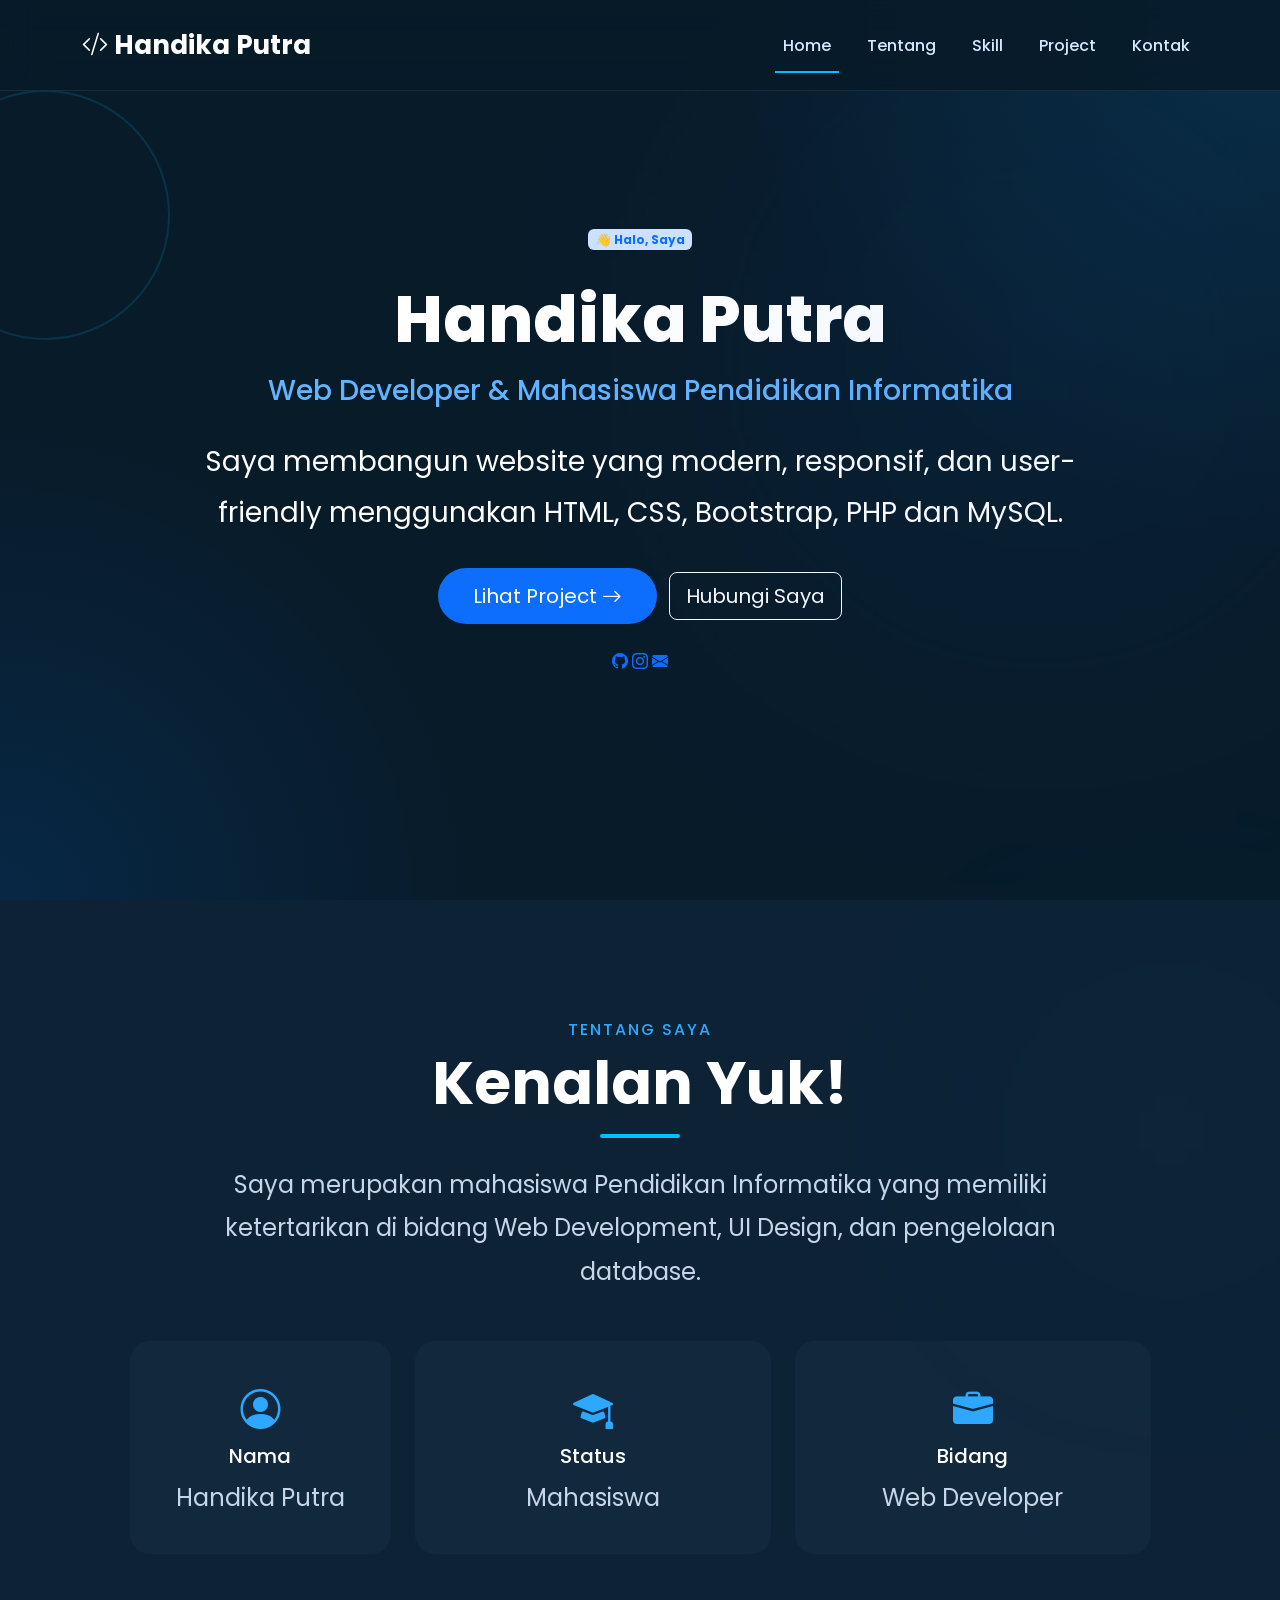
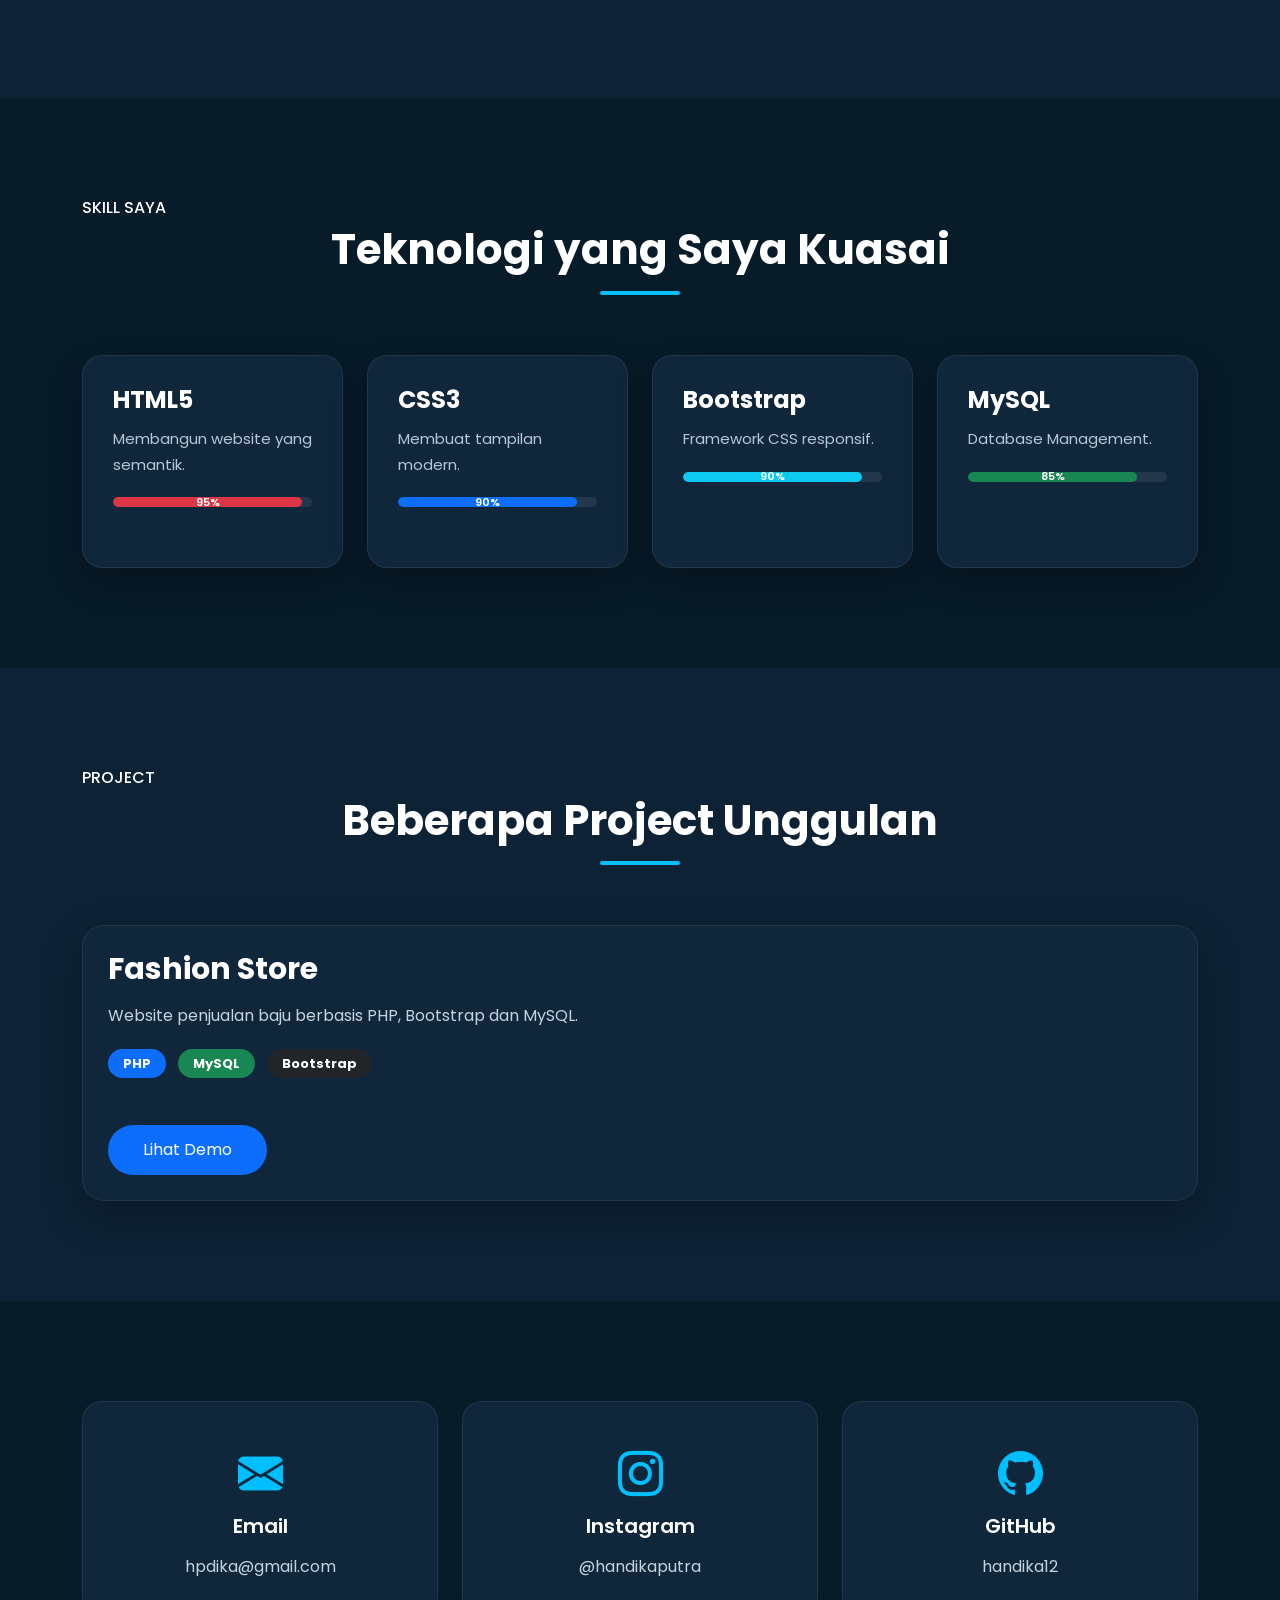
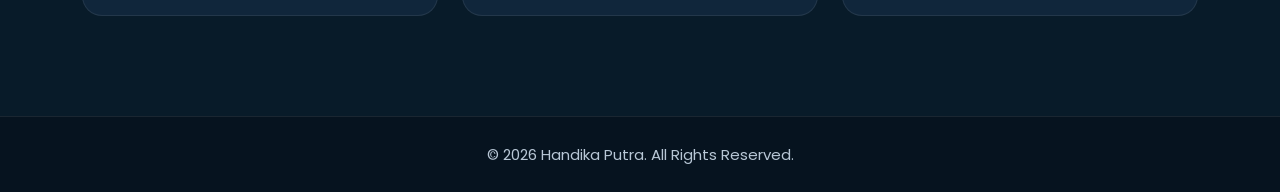
<file: toko/index.html>
<!DOCTYPE html>
<html lang="id">

<head>
    <meta charset="UTF-8">
    <meta name="viewport" content="width=device-width, initial-scale=1.0">
    <title>Portfolio | Handika Putra</title>

    <!-- Bootstrap -->
    <link href="https://cdn.jsdelivr.net/npm/bootstrap@5.3.3/dist/css/bootstrap.min.css" rel="stylesheet">

    <!-- Bootstrap Icons -->
    <link rel="stylesheet"
        href="https://cdn.jsdelivr.net/npm/bootstrap-icons@1.11.3/font/bootstrap-icons.min.css">

    <!-- Google Font -->
    <link href="https://fonts.googleapis.com/css2?family=Poppins:wght@300;400;500;600;700;800&display=swap"
        rel="stylesheet">

    <link rel="stylesheet" href="css/style.css">
</head>

<body>

<!-- ================= NAVBAR ================= -->

<nav class="navbar navbar-expand-lg fixed-top">
    <div class="container">

        <a class="navbar-brand fw-bold" href="#">
            <i class="bi bi-code-slash"></i>
            Handika Putra
        </a>

        <button class="navbar-toggler" data-bs-toggle="collapse"
            data-bs-target="#menu">
            <span class="navbar-toggler-icon"></span>
        </button>

        <div class="collapse navbar-collapse" id="menu">

            <ul class="navbar-nav ms-auto">

                <li class="nav-item">
                    <a href="#home" class="nav-link active">Home</a>
                </li>

                <li class="nav-item">
                    <a href="#about" class="nav-link">Tentang</a>
                </li>

                <li class="nav-item">
                    <a href="#skill" class="nav-link">Skill</a>
                </li>

                <li class="nav-item">
                    <a href="#project" class="nav-link">Project</a>
                </li>

                <li class="nav-item">
                    <a href="#contact" class="nav-link">Kontak</a>
                </li>

            </ul>

        </div>

    </div>
</nav>

<!-- ================= HERO ================= -->

<section class="hero" id="home">

<div class="container">

<div class="row align-items-center">

<div class="col-lg-12 text-center hero-text">

<span class="badge bg-primary-subtle text-primary mb-3">
👋 Halo, Saya
</span>

<h1>
Handika <span>Putra</span>
</h1>

<h3>
Web Developer & Mahasiswa Pendidikan Informatika
</h3>

<p>

Saya membangun website yang modern, responsif,
dan user-friendly menggunakan HTML, CSS,
Bootstrap, PHP dan MySQL.

</p>

<div class="mt-4">

<a href="#project" class="btn btn-primary btn-lg">
Lihat Project
<i class="bi bi-arrow-right"></i>
</a>

<a href="#contact" class="btn btn-outline-light btn-lg ms-2">
Hubungi Saya
</a>

</div>

<div class="social mt-4">

<a href="#"><i class="bi bi-github"></i></a>

<a href="#"><i class="bi bi-instagram"></i></a>

<a href="#"><i class="bi bi-envelope-fill"></i></a>

</div>

</div>

<div class="col-lg-6 text-center position-relative">

<div class="circle-bg"></div>





</div>

</div>

</section>

<!-- ================= ABOUT ================= -->

<section id="about">

<div class="container">

<div class="row align-items-center">

<div class="col-lg-12">
<h6>TENTANG SAYA</h6>

<h2>Kenalan Yuk!</h2>

<p>

Saya merupakan mahasiswa Pendidikan Informatika
yang memiliki ketertarikan di bidang
Web Development, UI Design,
dan pengelolaan database.

</p>

<div class="row mt-5 justify-content-center">

<div class="col-md-3 col-sm-6 mb-4">

<div class="info-box">

<i class="bi bi-person-circle"></i>

<h5>Nama</h5>

<p>Handika Putra</p>

</div>

</div>

<div class="col-md-4">

<div class="info-box">

<i class="bi bi-mortarboard-fill"></i>

<h5>Status</h5>

<p>Mahasiswa</p>

</div>

</div>

<div class="col-md-4">

<div class="info-box">

<i class="bi bi-briefcase-fill"></i>

<h5>Bidang</h5>

<p>Web Developer</p>

</div>

</div>

</div>

</div>



</div>

</div>

</div>

</section>

<!-- ================= SKILL ================= -->

<section id="skill">

<div class="container">

<h6>SKILL SAYA</h6>

<h2>Teknologi yang Saya Kuasai</h2>

<div class="row">

<div class="col-md-3">

<div class="skill-card">

<h4>HTML5</h4>

<p>Membangun website yang semantik.</p>

<div class="progress">

<div class="progress-bar bg-danger"
style="width:95%">
95%
</div>

</div>

</div>

</div>

<div class="col-md-3">

<div class="skill-card">

<h4>CSS3</h4>

<p>Membuat tampilan modern.</p>

<div class="progress">

<div class="progress-bar"
style="width:90%">
90%
</div>

</div>

</div>

</div>

<div class="col-md-3">

<div class="skill-card">

<h4>Bootstrap</h4>

<p>Framework CSS responsif.</p>

<div class="progress">

<div class="progress-bar bg-info"
style="width:90%">
90%
</div>

</div>

</div>

</div>

<div class="col-md-3">

<div class="skill-card">

<h4>MySQL</h4>

<p>Database Management.</p>

<div class="progress">

<div class="progress-bar bg-success"
style="width:85%">
85%
</div>

</div>

</div>

</div>

</div>

</div>

</section>

<!-- ================= PROJECT ================= -->

<section id="project">

<div class="container">

<h6>PROJECT</h6>

<h2>Beberapa Project Unggulan</h2>

<div class="project-card">



<div class="project-content">

<h4>Fashion Store</h4>

<p>

Website penjualan baju berbasis
PHP, Bootstrap dan MySQL.

</p>

<span class="badge bg-primary">
PHP
</span>

<span class="badge bg-success">
MySQL
</span>

<span class="badge bg-dark">
Bootstrap
</span>

<br><br>

<a href="distro/index.php" class="btn btn-primary">
    Lihat Demo
</a>

</div>

</div>

</div>

</section>

<!-- ================= CONTACT ================= -->

<section id="contact">

<div class="container">

<div class="row">

<div class="col-md-4">

<div class="contact-box">

<i class="bi bi-envelope-fill"></i>

<h5>Email</h5>

<p>hpdika@gmail.com</p>

</div>

</div>

<div class="col-md-4">

<div class="contact-box">

<i class="bi bi-instagram"></i>

<h5>Instagram</h5>

<p>@handikaputra</p>

</div>

</div>

<div class="col-md-4">

<div class="contact-box">

<i class="bi bi-github"></i>

<h5>GitHub</h5>

<p>handika12</p>

</div>

</div>

</div>

</div>

</section>

<!-- ================= FOOTER ================= -->

<footer>

<div class="container">

<p>

© 2026 Handika Putra.
All Rights Reserved.

</p>

</div>

</footer>

<script src="https://cdn.jsdelivr.net/npm/bootstrap@5.3.3/dist/js/bootstrap.bundle.min.js"></script>

<script src="js/script.js"></script>

</body>
</html>
</file>
<file: toko/css/style.css>
/* =====================================================
   GOOGLE FONT & RESET
===================================================== */

*{
    margin:0;
    padding:0;
    box-sizing:border-box;
    scroll-behavior:smooth;
    font-family:'Poppins',sans-serif;
}

body{
    background:#081b29;
    color:#ffffff;
    overflow-x:hidden;
    line-height:1.7;
}

section{
    padding:100px 0;
}

a{
    text-decoration:none;
}

img{
    max-width:100%;
}

/* =====================================================
   NAVBAR
===================================================== */

.navbar{
    padding:18px 0;
    background:rgba(8,27,41,.85)!important;
    backdrop-filter:blur(15px);
    transition:.4s;
    border-bottom:1px solid rgba(255,255,255,.08);
}

.navbar-brand{
    color:#fff!important;
    font-size:26px;
    font-weight:700;
}

.nav-link{
    color:#d6e8ff!important;
    margin-left:20px;
    font-weight:500;
    position:relative;
    transition:.3s;
}

.nav-link:hover{
    color:#00bfff!important;
}

.nav-link::after{

    content:"";

    position:absolute;

    width:0;

    height:2px;

    left:0;

    bottom:-6px;

    background:#00bfff;

    transition:.3s;

}

.nav-link:hover::after,
.nav-link.active::after{

    width:100%;

}

/* =====================================================
   HERO
===================================================== */

.hero{

    min-height:100vh;

    display:flex;

    align-items:center;

    background:
    radial-gradient(circle at top right,#0ea5ff22,transparent 35%),
    radial-gradient(circle at bottom left,#007bff22,transparent 30%),
    #081b29;

    position:relative;

}

.hero::before{

    content:"";

    position:absolute;

    width:350px;

    height:350px;

    background:#0d6efd;

    filter:blur(180px);

    opacity:.15;

    right:5%;

    top:20%;

}

.hero h4{

    color:#00bfff;

    font-weight:600;

}

.hero h1{

    font-size:65px;

    font-weight:800;

    color:#fff;

    margin:15px 0;

}

.hero h3{

    color:#63b3ff;

    margin-bottom:20px;

}

.hero-text{
    text-align:center;
    max-width:1000px;
    margin:auto;
}

.hero p{
    font-size:28px;
    line-height:1.8;
    max-width:900px;
    margin:30px auto;
    text-align:center;
}


/* =====================================================
   BUTTON
===================================================== */

.btn-primary{

    background:#0d6efd;

    border:none;

    padding:13px 35px;

    border-radius:40px;

    transition:.3s;

}

.btn-primary:hover{

    background:#2584ff;

    transform:translateY(-3px);

    box-shadow:0 12px 30px rgba(13,110,253,.4);

}

.btn-outline-dark{

    color:#fff;

    border:2px solid #fff;

    border-radius:40px;

    padding:13px 35px;

}

.btn-outline-dark:hover{

    background:#fff;

    color:#081b29;

}

/* =====================================================
   HERO IMAGE
===================================================== */

.hero-img{

    width:370px;

    border-radius:50%;

    border:8px solid rgba(255,255,255,.12);

    box-shadow:
    0 0 40px rgba(0,162,255,.4),
    0 0 90px rgba(0,162,255,.25);

    animation:float 4s ease-in-out infinite;

}

@keyframes float{

0%{

transform:translateY(0);

}

50%{

transform:translateY(-18px);

}

100%{

transform:translateY(0);

}

}

/* =====================================================
   ABOUT
===================================================== */

#about{

    background:#0d2235;

}

#about h2{

    font-size:42px;

    font-weight:700;

    margin-bottom:35px;

    color:#fff;

    text-align:center;

}

#about p{

    color:#c7d6e6;

    font-size:17px;

}

.table{

    background:#112c45;

    border-radius:15px;

    overflow:hidden;

    color:white;

    box-shadow:0 10px 35px rgba(0,0,0,.35);

}

.table th{

    width:140px;

    background:#0d6efd;

    color:#fff;

}

.table td{

    color:#dbe8f5;

}

/* =====================================================
   SECTION TITLE
===================================================== */

section h2{

    position:relative;

}

section h2::after{

    content:"";

    width:80px;

    height:4px;

    background:#00bfff;

    display:block;

    margin:15px auto 0;

    border-radius:20px;

}
/* =====================================================
   SKILL
===================================================== */

#skill{
    background:#081b29;
}

#skill h2{
    color:#fff;
    text-align:center;
    font-size:42px;
    font-weight:700;
    margin-bottom:60px;
}

.skill-card{
    background:#10263b;
    border:1px solid rgba(255,255,255,.08);
    border-radius:20px;
    padding:30px;
    margin-bottom:30px;
    transition:.35s;
    height:100%;
    box-shadow:0 15px 35px rgba(0,0,0,.25);
}

.skill-card:hover{
    transform:translateY(-10px);
    border-color:#00bfff;
    box-shadow:0 0 30px rgba(0,191,255,.25);
}

.skill-card h4{
    color:#fff;
    margin-bottom:12px;
    font-weight:700;
}

.skill-card p{
    color:#b8c7d6;
    font-size:15px;
    margin-bottom:20px;
}

.progress{
    height:10px;
    background:#23384d;
    border-radius:20px;
    overflow:hidden;
}

.progress-bar{
    font-size:11px;
    font-weight:600;
    display:flex;
    justify-content:center;
    align-items:center;
    border-radius:20px;
}

/* =====================================================
   PROJECT
===================================================== */

#project{
    background:#0d2235;
}

#project h2{
    color:#fff;
    text-align:center;
    font-size:42px;
    font-weight:700;
    margin-bottom:60px;
}

.project-card{
    display:flex;
    align-items:center;
    gap:35px;
    background:#10263b;
    border-radius:22px;
    padding:25px;
    border:1px solid rgba(255,255,255,.08);
    transition:.35s;
    box-shadow:0 15px 40px rgba(0,0,0,.25);
}

.project-card:hover{
    transform:translateY(-8px);
    box-shadow:0 0 35px rgba(0,191,255,.2);
    border-color:#00bfff;
}

.project-card img{
    width:360px;
    height:240px;
    object-fit:cover;
    border-radius:18px;
}

.project-content{
    flex:1;
}

.project-content h4{
    color:#fff;
    font-size:30px;
    margin-bottom:15px;
    font-weight:700;
}

.project-content p{
    color:#c6d3df;
    margin-bottom:20px;
}

.project-content .badge{
    margin-right:8px;
    padding:8px 15px;
    font-size:13px;
    border-radius:30px;
}

.project-content .btn{
    margin-top:20px;
}

/* =====================================================
   HOVER UNTUK CARD BOOTSTRAP (JIKA MASIH DIPAKAI)
===================================================== */

.card{
    background:#10263b;
    border:none;
    border-radius:20px;
    color:white;
    transition:.35s;
}

.card:hover{
    transform:translateY(-10px);
    box-shadow:0 0 30px rgba(0,191,255,.25);
}

.card i{
    transition:.35s;
}

.card:hover i{
    transform:scale(1.2);
}

/* =====================================================
   RESPONSIVE PROJECT
===================================================== */

@media(max-width:992px){


.project-card{
    background:#13293d;
    border-radius:25px;
    padding:50px;
    border:1px solid rgba(255,255,255,.08);
    width:100%;
}

.project-content{
    width:100%;
    text-align:center;
}

.project-content h4{
    font-size:50px;
    margin-bottom:20px;
}

.project-content p{
    font-size:22px;
    max-width:700px;
    margin:20px auto 30px;
}

.project-content .badge{
    font-size:16px;
    padding:10px 18px;
    margin:5px;
}

.project-content .btn{
    margin-top:25px;
    padding:14px 40px;
    font-size:20px;
}
}
/* =====================================================
   CONTACT
===================================================== */

#contact{
    background:#081b29;
    padding:100px 0;
}

#contact h2{
    color:#fff;
    text-align:center;
    font-size:42px;
    font-weight:700;
    margin-bottom:60px;
}

.contact-box{
    background:#10263b;
    border-radius:20px;
    padding:35px 25px;
    text-align:center;
    transition:.35s;
    border:1px solid rgba(255,255,255,.08);
    height:100%;
}

.contact-box:hover{
    transform:translateY(-10px);
    border-color:#00bfff;
    box-shadow:0 0 30px rgba(0,191,255,.25);
}

.contact-box i{
    font-size:45px;
    color:#00bfff;
    margin-bottom:20px;
}

.contact-box h5{
    color:#fff;
    margin-bottom:15px;
    font-weight:600;
}

.contact-box p{
    color:#c5d3df;
    margin:0;
}

/* =====================================================
   FOOTER
===================================================== */

footer{
    background:#06131f;
    color:#b8c7d6;
    text-align:center;
    padding:25px 0;
    border-top:1px solid rgba(255,255,255,.08);
}

footer p{
    margin:0;
    font-size:15px;
}

/* =====================================================
   FLOATING BADGE
===================================================== */

.hero{
    position:relative;
    overflow:hidden;
}

.floating{
    position:absolute;
    background:#10263b;
    color:#fff;
    padding:10px 18px;
    border-radius:50px;
    font-weight:600;
    box-shadow:0 10px 30px rgba(0,0,0,.3);
    animation:floatBadge 4s ease-in-out infinite;
}

.html{
    top:18%;
    right:12%;
}

.css{
    top:58%;
    right:5%;
}

.php{
    bottom:15%;
    left:55%;
}

.mysql{
    top:25%;
    left:55%;
}

@keyframes floatBadge{

0%{
transform:translateY(0px);
}

50%{
transform:translateY(-12px);
}

100%{
transform:translateY(0px);
}

}

/* =====================================================
   BACKGROUND DECORATION
===================================================== */

.hero::after{
    content:"";
    position:absolute;
    width:250px;
    height:250px;
    border:2px solid rgba(0,191,255,.15);
    border-radius:50%;
    top:10%;
    left:-80px;
}

#about::before{
    content:"";
    position:absolute;
    width:220px;
    height:220px;
    background:#00bfff;
    filter:blur(140px);
    opacity:.08;
    right:0;
}

#about,
#skill,
#project,
#contact{
    position:relative;
}

/* =====================================================
   SCROLLBAR
===================================================== */

::-webkit-scrollbar{
    width:10px;
}

::-webkit-scrollbar-track{
    background:#081b29;
}

::-webkit-scrollbar-thumb{
    background:#0d6efd;
    border-radius:20px;
}

::-webkit-scrollbar-thumb:hover{
    background:#00bfff;
}

/* =====================================================
   RESPONSIVE
===================================================== */

@media(max-width:992px){

.hero{
    text-align:center;
}

.hero h1{
    font-size:50px;
}

.hero-img{
    width:280px;
    margin-top:40px;
}

.floating{
    display:none;
}

.table{
    margin-top:30px;
}

}

@media(max-width:768px){

section{
    padding:80px 0;
}

.hero h1{
    font-size:40px;
}

.hero h3{
    font-size:22px;
}

.hero p{
    font-size:16px;
}

#about h2,
#skill h2,
#project h2,
#contact h2{
    font-size:34px;
}

.btn{
    width:100%;
    margin-bottom:15px;
}

}

@media(max-width:576px){

.hero-img{
    width:220px;
}

.navbar-brand{
    font-size:20px;
}

.hero h1{
    font-size:34px;
}

.hero h3{
    font-size:18px;
}

}
/* ==========================
   Animation
========================== */

.hidden{
    opacity:0;
    transform:translateY(60px);
    transition:all .8s ease;
}

.show{
    opacity:1;
    transform:translateY(0);
}
#about{
    padding:120px 0;
}

#about h6{
    text-align:center;
    color:#2ea8ff;
    letter-spacing:2px;
}

#about h2{
    text-align:center;
    font-size:60px;
    font-weight:700;
    margin-bottom:25px;
}

#about p{
    text-align:center;
    max-width:900px;
    margin:0 auto;
    font-size:24px;
    line-height:1.8;
}

.info-box{
    text-align:center;
    padding:35px 20px;
    border-radius:20px;
    background:#12283c;
    transition:.3s;
}

.info-box:hover{
    transform:translateY(-8px);
    box-shadow:0 15px 35px rgba(0,0,0,.35);
}

.info-box i{
    font-size:40px;
    color:#2ea8ff;
    margin-bottom:15px;
}
</file>
